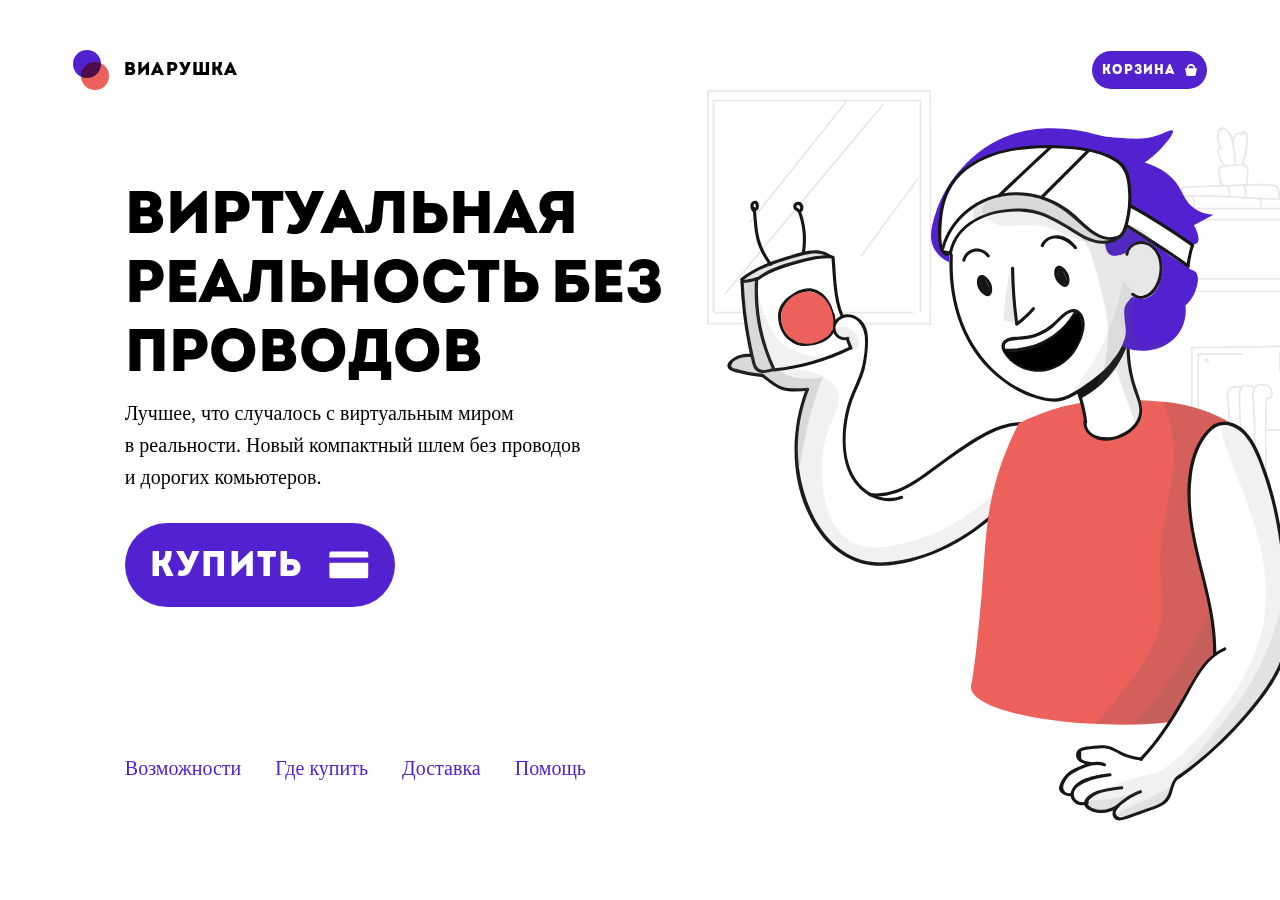
<file: index.html>
<!DOCTYPE html>
<html lang="ru">
<head>
    <meta charset="UTF-8">
    <meta http-equiv="X-UA-Compatible" content="IE=edge">
    <meta name="viewport" content="width=device-width, initial-scale=1.0">
    <link rel="stylesheet" href="./assets/styles/normalize.css">
    <link rel="stylesheet" href="./assets/styles/styles.css">
    <title>VR</title>
</head>
<body>
    <div class="wrap">
        <div class="header">
            <div class="header__wrap">
                <div class="logo">
                    <div class="logo logo__img">
                        <span class="logo__img_blue"></span>
                        <span class="logo__img_red"></s>
                    </div>
                    <span class="logo logo__text">ВИАРУШКА</span>
                </div>
                <a class="btn btn__basket" href="#" target="_blank">КОРЗИНА
                        <img src="assets/images/basket_icon.svg" alt="basket_icon">
                </a>
            </div>
        </div>

        <div class="mainIndex">
            <div class="main__textBlock">
                <h1 class="title">Виртуальная реальность без проводов</h1>
                <p class="main__text text">Лучшее, что случалось с виртуальным миром в реальности. Новый компактный шлем без проводов и дорогих комьютеров.</p>
                <a class="btn btn__buy" href="#" target="_blank">КУПИТЬ
                    <img src="assets/images/buy_icon.svg" alt="buy_icon">
            </a>
            </div>
            <div class="main__picture">
                <img src="assets/images/main_background.svg" alt="background-picture" class="secondLayer">
                <img src="assets/images/main_guy.svg" alt="background-picture" class="firstLayer">
            </div>
        </div>

        <div class="footer">
            <div class="nav">
                <a href="facilities.html" class="nav__item nav__item_pageMain" target="_blank">Возможности</a>
                <a href="#" class="nav__item nav__item_pageMain" target="_blank">Где купить</a>
                <a href="#" class="nav__item nav__item_pageMain" target="_blank">Доставка</a>
                <a href="#" class="nav__item nav__item_pageMain" target="_blank">Помощь</a>
            </div>
        </div>
    </div>
</body>
</html>
</file>
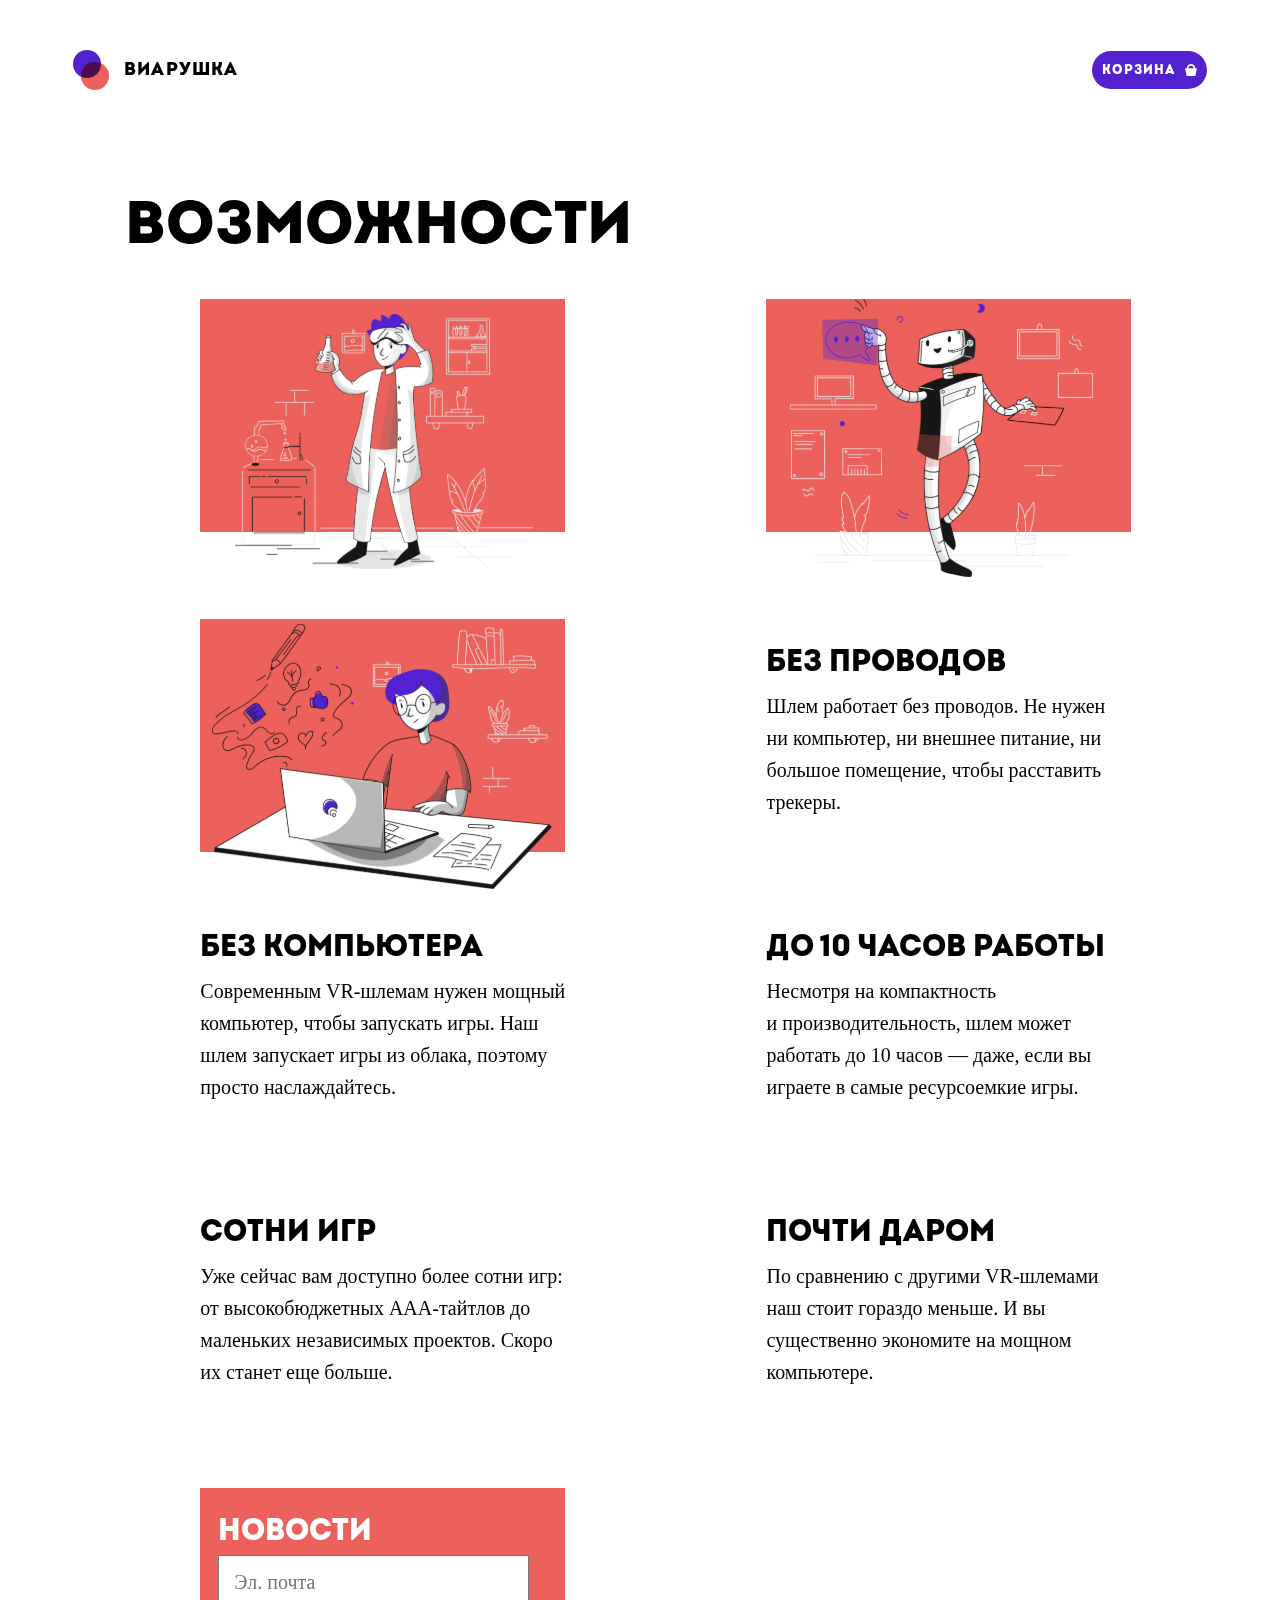
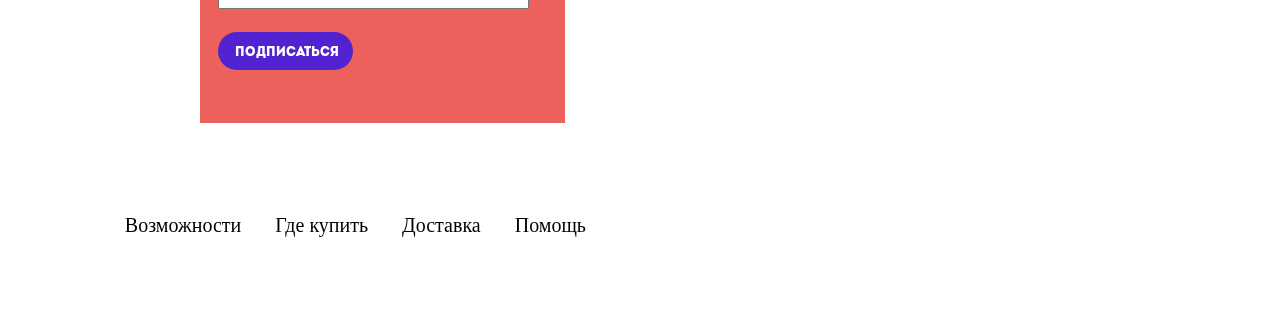
<file: facilities.html>
<!DOCTYPE html>
<html lang="en">
<head>
    <meta charset="UTF-8">
    <meta http-equiv="X-UA-Compatible" content="IE=edge">
    <meta name="viewport" content="width=device-width, initial-scale=1.0">
    <link rel="stylesheet" href="./assets/styles/normalize.css">
    <link rel="stylesheet" href="./assets/styles/styles.css">
    <title>VR</title>
</head>
<body>
    <div class="wrap">
        <div class="header">
            <div class="header__wrap">
                <a href="index.html" class="logo">
                    <div class="logo logo__img" href="index.html">
                        <span class="logo__img_blue"></span>
                        <span class="logo__img_red"></span>
                    </div>
                    <span class="logo logo__text">ВИАРУШКА</span>
                </a>
                <a class="btn btn__basket" href="#" target="_blank">КОРЗИНА
                    <img src="assets/images/basket_icon.svg" alt="basket_icon">
            </a>
            </div>
        </div>

        <div class="mainFacilities">
            <h1 class="title">ВОЗМОЖНОСТИ</h1>
            <div class="content">
                <img src="assets/images/facilitiesPage/01.svg" alt="illustration" class="illustration">
                <img src="assets/images/facilitiesPage/02.svg" alt="illustration" class="illustration">
                <img src="assets/images/facilitiesPage/03.svg" alt="illustration" class="illustration">
                <div class="card">
                    <h2 class="subtitle">Без проводов</h2>
                    <p class="text card__text">Шлем работает без проводов. Не нужен ни компьютер, ни внешнее питание, ни большое помещение, чтобы расставить трекеры.</p>
                </div>
                <div class="card">
                    <h2 class="subtitle">Без компьютера</h2>
                    <p class="text card__text">Современным VR-шлемам нужен мощный компьютер, чтобы запускать игры. Наш шлем запускает игры из облака, поэтому просто наслаждайтесь.</p>
                </div>
                <div class="card">
                    <h2 class="subtitle">До 10 часов работы</h2>
                    <p class="text card__text">Несмотря на компактность и производительность, шлем может работать до 10 часов — даже, если вы играете в самые ресурсоемкие игры.</p>
                </div>
                <div class="card">
                    <h2 class="subtitle">Сотни игр</h2>
                    <p class="text card__text">Уже сейчас вам доступно более сотни игр: от высокобюджетных ААА-тайтлов до маленьких независимых проектов. Скоро их станет еще больше.</p>
                </div>
                <div class="card">
                    <h2 class="subtitle">Почти даром</h2>
                    <p class="text card__text">По сравнению с другими VR-шлемами наш стоит гораздо меньше. И вы существенно экономите на мощном компьютере.</p>
                </div>
                <div class="card subscription">
                    <div class="subscription__subtitle subtitle">Новости</div>
                    <form action="">
                        <input type="email" placeholder="Эл. почта" class="text">
                        <button type="submit" class="btn btn__subscribe">Подписаться</button>
                    </form>
                </div>
            </div>
        </div>

        <div class="footer">
            <div class="nav">
                <a href="#" class="nav__item" target="_blank">Возможности</a>
                <a href="#" class="nav__item" target="_blank">Где купить</a>
                <a href="#" class="nav__item" target="_blank">Доставка</a>
                <a href="#" class="nav__item" target="_blank">Помощь</a>
            </div>
        </div>
    </div>
</body>
</html>
</file>
<file: assets/styles/styles.css>
@import url('header.css');
@import url('main_index.css');
@import url('main_facilities.css');
@import url('footer.css');

/* @font-face {
    font-family: 'Intro Demo Cond Light CAPS';
    src: url('/assets/fonts/Intro/IntroDemoCond-LightCAPS.otf');
} */

/* Для title любого уровня */
@font-face {
    font-family: 'Intro Demo Black CAPS';
    src: url('../fonts/Intro/IntroDemo-BlackCAPS.otf');
}

/* для текстa */
@import url('https://fonts.googleapis.com/css2?family=Roboto+Slab:wght@300&display=swap');

html,
body {
    width: 100%;
    height: 100%;
    margin: 0;
    padding: 0;
    box-sizing: border-box;
}

.wrap {
    width: 100%;
    display: grid;
    grid-template-columns: 1fr;
    grid-template-rows: 90px 1fr 110px;
}

.btn {
    border-radius: 100px;
    background-color: #5222D0;
    display: flex;
    flex-direction: row;
    justify-content: space-evenly;
    align-items: center;
    color: #FFFFFF;
    text-decoration: none;
    font-family: 'Intro Demo Black CAPS', serif;   
}

.title {
    display: inline-block;
    width: 538px;
    max-height: 216px;
    font-family: 'Intro Demo Black CAPS', serif;
    font-size: 60px;
    margin: 0;
    color: #000000;
    text-transform: uppercase;
}

.subtitle {
    font-family: 'Intro Demo Black CAPS', serif;
    font-size: 30px;
    line-height: 36px;
    margin: 0;
    color: #000000;
    text-transform: uppercase;
}

.text {
    margin: 0;
    font-family: 'Roboto Slab', serif;
    font-style: normal;
    font-weight: 300;
    font-size: 20px;
    line-height: 32px;    
    color: #000000;
}
</file>
